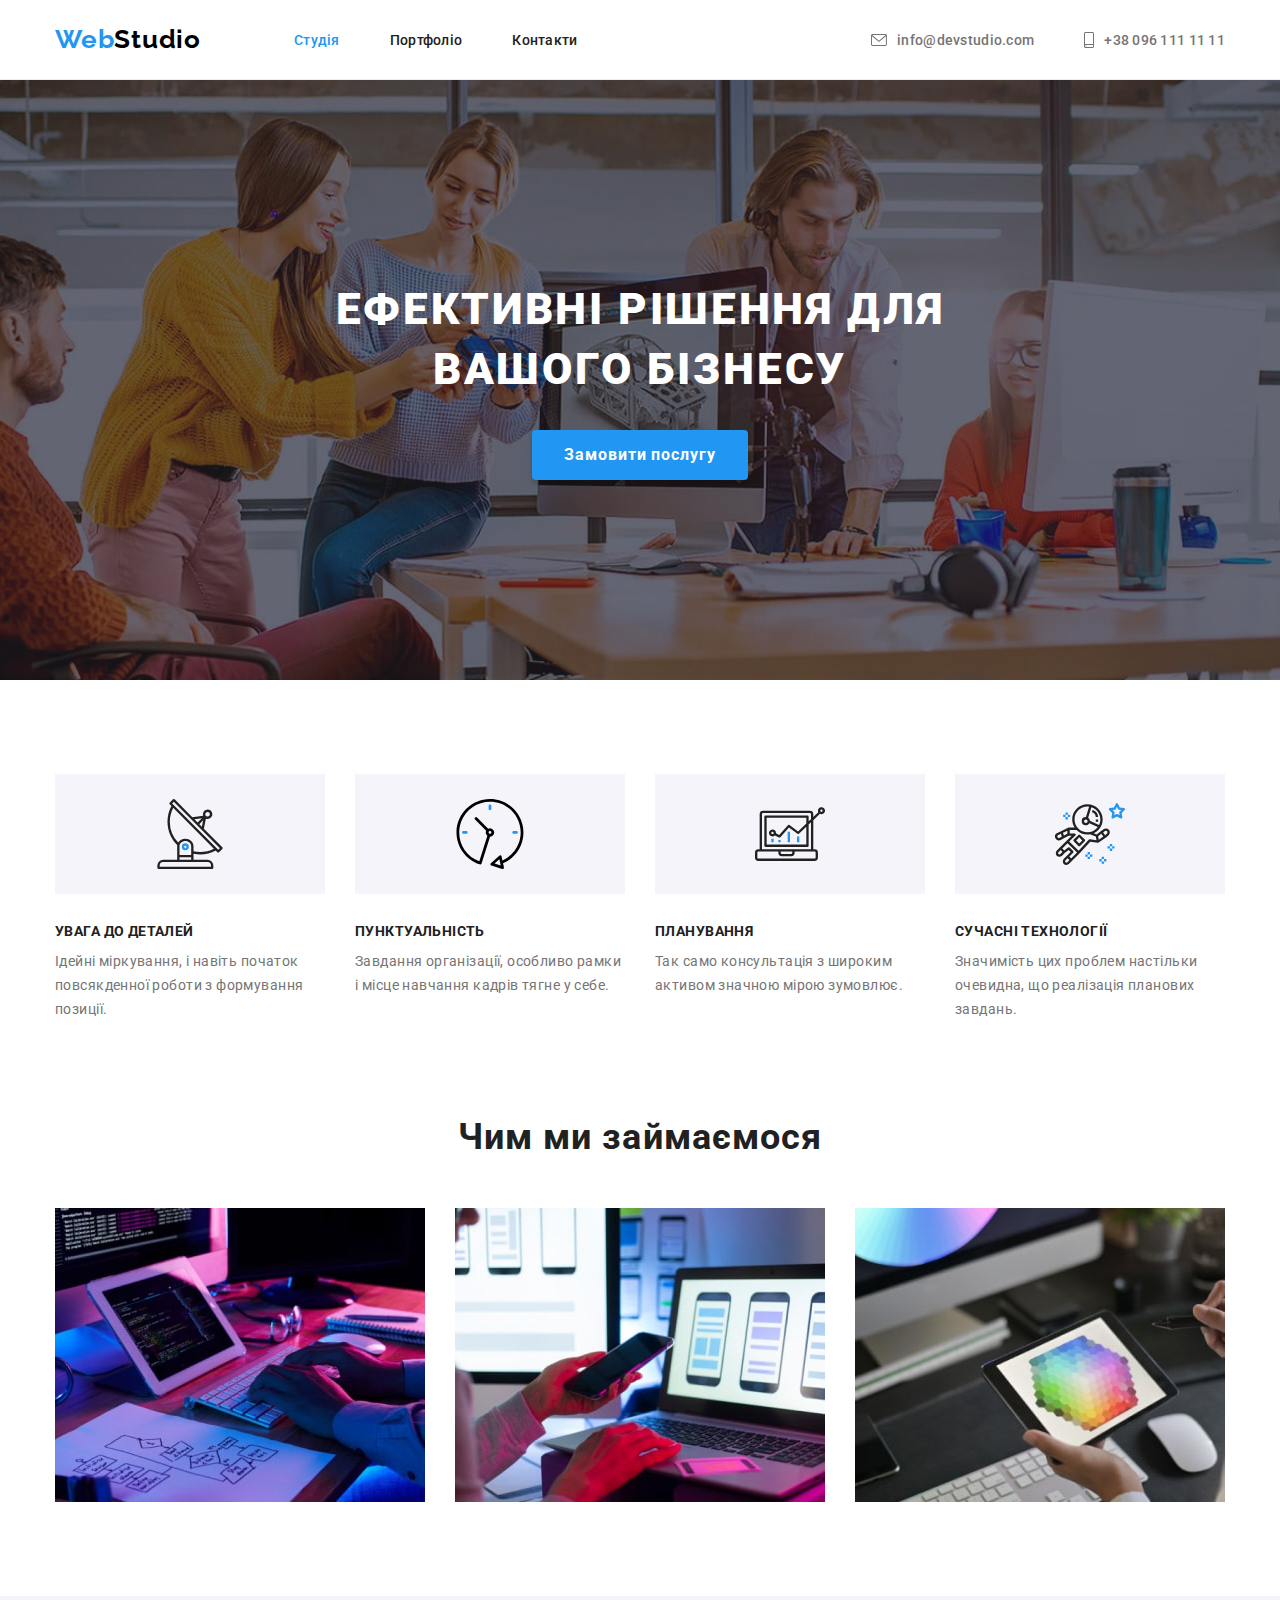
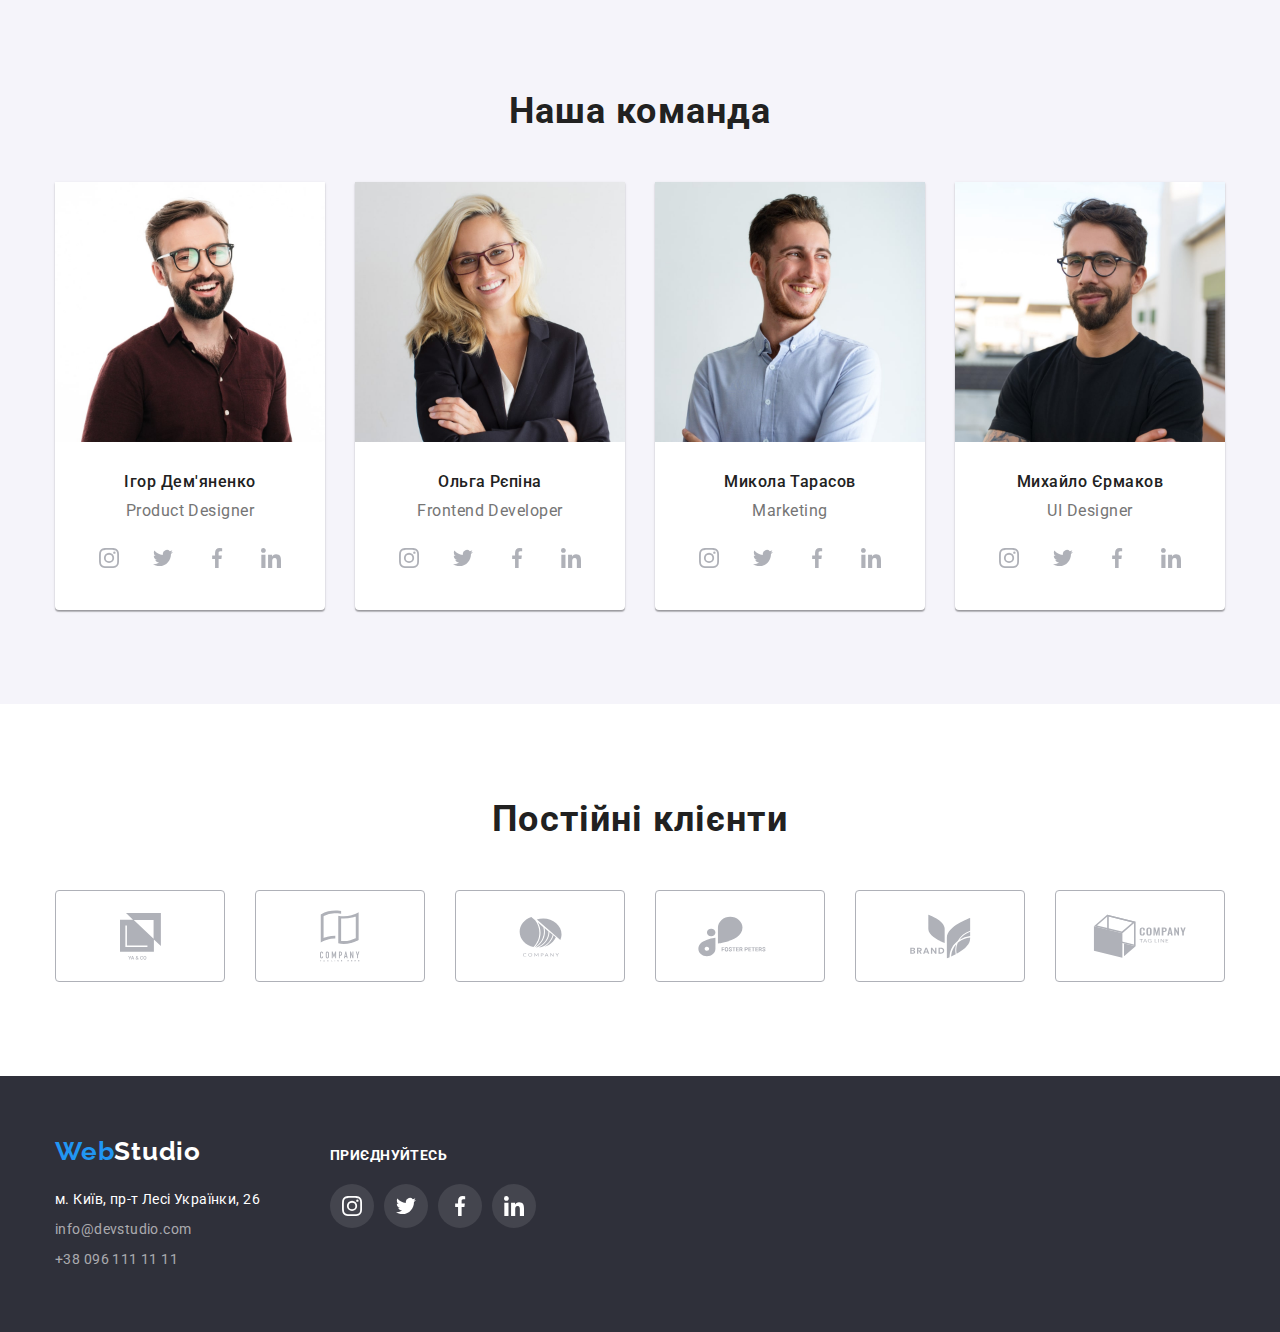
<file: index.html>
<!DOCTYPE html>
<html lang="uk">
  <head>
    <meta charset="UTF-8" />
    <meta http-equiv="X-UA-Compatible" content="IE=edge" />
    <meta name="viewport" content="width=device-width, initial-scale=1.0" />
    <link rel="shortcut icon" href="./images/favicon.ico" type="image/x-icon" />
    <title>WebStudio</title>
    <link
      rel="stylesheet"
      href="https://cdnjs.cloudflare.com/ajax/libs/modern-normalize/1.1.0/modern-normalize.min.css"
    />
    <link rel="preconnect" href="https://fonts.googleapis.com" />
    <link rel="preconnect" href="https://fonts.gstatic.com" crossorigin />
    <link
      href="https://fonts.googleapis.com/css2?family=Raleway:wght@700&family=Roboto:wght@400;500;700;900&display=swap"
      rel="stylesheet"
    />
    <link rel="stylesheet" href="./css/styles.css" />
  </head>
  <body class="studio">
    <header class="header">
      <div class="container flex-container">
        <nav class="flex-container">
          <a class="logo" href="./index.html"><span class="accent">Web</span>Studio</a>
          <ul class="nav-list flex-container">
            <li class="nav-item"><a class="nav-link active-link" href="./index.html">Студія</a></li>
            <li class="nav-item">
              <a class="nav-link" href="./portfolio.html">Портфоліо</a>
            </li>
            <li class="nav-item"><a class="nav-link" href="./index.html">Контакти</a></li>
          </ul>
        </nav>
        <ul class="nav-contacts flex-container">
          <li class="nav-item">
            <a class="nav-contact" href="mailto:info@devstudio.com">
              <svg class="contact-icon icon-envelope" width="16" height="12">
                <use href="./images/icons.svg#envelope"></use>
              </svg>
              info@devstudio.com</a
            >
          </li>
          <li class="nav-item">
            <a class="nav-contact" href="tel:+380961111111">
              <svg class="contact-icon icon-smartphone" width="10" height="16">
                <use href="./images/icons.svg#smartphone"></use>
              </svg>
              +38 096 111 11 11</a
            >
          </li>
        </ul>
      </div>
    </header>
    <main>
      <section class="hero">
        <h1 class="hero-title">Ефективні рішення для вашого бізнесу</h1>
        <button class="hero-button" type="button">Замовити послугу</button>
      </section>
      <section class="benefits section">
        <div class="container">
          <h2 class="benefits-title title unvisible">Переваги</h2>
          <ul class="benefits-list flex-container">
            <li class="benefits-item">
              <div class="benefits-picture">
                <svg class="benefits-icon icon-antenna" width="70" height="70">
                  <use href="./images/icons.svg#antenna"></use>
                </svg>
              </div>
              <h3 class="benefits-name title">Увага до деталей</h3>
              <p class="benefits-description">
                Ідейні міркування, і навіть початок повсякденної роботи з формування позиції.
              </p>
            </li>
            <li class="benefits-item">
              <div class="benefits-picture">
                <svg class="benefits-icon icon-clock" width="70" height="70">
                  <use href="./images/icons.svg#clock"></use>
                </svg>
              </div>
              <h3 class="benefits-name title">Пунктуальність</h3>
              <p class="benefits-description">
                Завдання організації, особливо рамки і місце навчання кадрів тягне у себе.
              </p>
            </li>
            <li class="benefits-item">
              <div class="benefits-picture">
                <svg class="benefits-icon icon-diagram" width="70" height="70">
                  <use href="./images/icons.svg#diagram"></use>
                </svg>
              </div>
              <h3 class="benefits-name title">Планування</h3>
              <p class="benefits-description">
                Так само консультація з широким активом значною мірою зумовлює.
              </p>
            </li>
            <li class="benefits-item">
              <div class="benefits-picture">
                <svg class="benefits-icon icon-astronaut" width="70" height="70">
                  <use href="./images/icons.svg#astronaut"></use>
                </svg>
              </div>
              <h3 class="benefits-name title">Сучасні технології</h3>
              <p class="benefits-description">
                Значимість цих проблем настільки очевидна, що реалізація планових завдань.
              </p>
            </li>
          </ul>
        </div>
      </section>
      <section class="doing section">
        <div class="container">
          <h2 class="doing-title title">Чим ми займаємося</h2>
          <ul class="doing-list flex-container">
            <li class="doing-item">
              <img src="images/doing1-min.jpg" alt="верстка на десктоп" width="370" />
            </li>
            <li class="doing-item">
              <img src="images/doing2-min.jpg" alt="верстка на смартфон" width="370" />
            </li>
            <li class="doing-item">
              <img src="images/doing3-min.jpg" alt="верстка на планшет" width="370" />
            </li>
          </ul>
        </div>
      </section>
      <section class="team section">
        <div class="container">
          <h2 class="team-title title">Наша команда</h2>
          <ul class="team-list flex-container">
            <li class="team-card">
              <img src="images/IgorDemianenko-min.jpg" alt="Igor Demianenko" width="270" />
              <div class="team-member">
                <h3 class="team-name title">Ігор Дем'яненко</h3>
                <p class="team-position" lang="en">Product Designer</p>
                <ul class="team-socials">
                  <li class="team-social">
                    <a
                      class="social-link instagram"
                      href="./index.html"
                      target="_blank"
                      rel="noopener noreferrer"
                    >
                      <svg class="social-icon icon-instagram" width="20" height="20">
                        <use href="./images/icons.svg#instagram"></use>
                      </svg>
                    </a>
                  </li>
                  <li class="team-social">
                    <a
                      class="social-link twitter"
                      href="./index.html"
                      target="_blank"
                      rel="noopener noreferrer"
                    >
                      <svg class="social-icon icon-twitter" width="20" height="20">
                        <use href="./images/icons.svg#twitter"></use>
                      </svg>
                    </a>
                  </li>
                  <li class="team-social">
                    <a
                      class="social-link facebook"
                      href="./index.html"
                      target="_blank"
                      rel="noopener noreferrer"
                    >
                      <svg class="social-icon icon-facebook" width="20" height="20">
                        <use href="./images/icons.svg#facebook"></use>
                      </svg>
                    </a>
                  </li>
                  <li class="team-social">
                    <a
                      class="social-link linkedin"
                      href="./index.html"
                      target="_blank"
                      rel="noopener noreferrer"
                    >
                      <svg class="social-icon icon-linkedin" width="20" height="20">
                        <use href="./images/icons.svg#linkedin"></use>
                      </svg>
                    </a>
                  </li>
                </ul>
              </div>
            </li>
            <li class="team-card">
              <img src="images/OlgaRepina-min.jpg" alt="Olga Repina" width="270" />
              <div class="team-member">
                <h3 class="team-name title">Ольга Рєпіна</h3>
                <p class="team-position" lang="en">Frontend Developer</p>
                <ul class="team-socials">
                  <li class="team-social">
                    <a
                      class="social-link instagram"
                      href="./index.html"
                      target="_blank"
                      rel="noopener noreferrer"
                    >
                      <svg class="social-icon icon-instagram" width="20" height="20">
                        <use href="./images/icons.svg#instagram"></use>
                      </svg>
                    </a>
                  </li>
                  <li class="team-social">
                    <a
                      class="social-link twitter"
                      href="./index.html"
                      target="_blank"
                      rel="noopener noreferrer"
                    >
                      <svg class="social-icon icon-twitter" width="20" height="20">
                        <use href="./images/icons.svg#twitter"></use>
                      </svg>
                    </a>
                  </li>
                  <li class="team-social">
                    <a
                      class="social-link facebook"
                      href="./index.html"
                      target="_blank"
                      rel="noopener noreferrer"
                    >
                      <svg class="social-icon icon-facebook" width="20" height="20">
                        <use href="./images/icons.svg#facebook"></use>
                      </svg>
                    </a>
                  </li>
                  <li class="team-social">
                    <a
                      class="social-link linkedin"
                      href="./index.html"
                      target="_blank"
                      rel="noopener noreferrer"
                    >
                      <svg class="social-icon icon-linkedin" width="20" height="20">
                        <use href="./images/icons.svg#linkedin"></use>
                      </svg>
                    </a>
                  </li>
                </ul>
              </div>
            </li>
            <li class="team-card">
              <img src="images/MykolaTarasov-min.jpg" alt="Mykola Tarasov" width="270" />
              <div class="team-member">
                <h3 class="team-name title">Микола Тарасов</h3>
                <p class="team-position" lang="en">Marketing</p>
                <ul class="team-socials">
                  <li class="team-social">
                    <a
                      class="social-link instagram"
                      href="./index.html"
                      target="_blank"
                      rel="noopener noreferrer"
                    >
                      <svg class="social-icon icon-instagram" width="20" height="20">
                        <use href="./images/icons.svg#instagram"></use>
                      </svg>
                    </a>
                  </li>
                  <li class="team-social">
                    <a
                      class="social-link twitter"
                      href="./index.html"
                      target="_blank"
                      rel="noopener noreferrer"
                    >
                      <svg class="social-icon icon-twitter" width="20" height="20">
                        <use href="./images/icons.svg#twitter"></use>
                      </svg>
                    </a>
                  </li>
                  <li class="team-social">
                    <a
                      class="social-link facebook"
                      href="./index.html"
                      target="_blank"
                      rel="noopener noreferrer"
                    >
                      <svg class="social-icon icon-facebook" width="20" height="20">
                        <use href="./images/icons.svg#facebook"></use>
                      </svg>
                    </a>
                  </li>
                  <li class="team-social">
                    <a
                      class="social-link linkedin"
                      href="./index.html"
                      target="_blank"
                      rel="noopener noreferrer"
                    >
                      <svg class="social-icon icon-linkedin" width="20" height="20">
                        <use href="./images/icons.svg#linkedin"></use>
                      </svg>
                    </a>
                  </li>
                </ul>
              </div>
            </li>
            <li class="team-card">
              <img src="images/MykhayloYermakov-min.jpg" alt="Mykhaylo Yermakov" width="270" />
              <div class="team-member">
                <h3 class="team-name title">Михайло Єрмаков</h3>
                <p class="team-position" lang="en">UI Designer</p>
                <ul class="team-socials">
                  <li class="team-social">
                    <a
                      class="social-link instagram"
                      href="./index.html"
                      target="_blank"
                      rel="noopener noreferrer"
                    >
                      <svg class="social-icon icon-instagram" width="20" height="20">
                        <use href="./images/icons.svg#instagram"></use>
                      </svg>
                    </a>
                  </li>
                  <li class="team-social">
                    <a
                      class="social-link twitter"
                      href="./index.html"
                      target="_blank"
                      rel="noopener noreferrer"
                    >
                      <svg class="social-icon icon-twitter" width="20" height="20">
                        <use href="./images/icons.svg#twitter"></use>
                      </svg>
                    </a>
                  </li>
                  <li class="team-social">
                    <a
                      class="social-link facebook"
                      href="./index.html"
                      target="_blank"
                      rel="noopener noreferrer"
                    >
                      <svg class="social-icon icon-facebook" width="20" height="20">
                        <use href="./images/icons.svg#facebook"></use>
                      </svg>
                    </a>
                  </li>
                  <li class="team-social">
                    <a
                      class="social-link linkedin"
                      href="./index.html"
                      target="_blank"
                      rel="noopener noreferrer"
                    >
                      <svg class="social-icon icon-linkedin" width="20" height="20">
                        <use href="./images/icons.svg#linkedin"></use>
                      </svg>
                    </a>
                  </li>
                </ul>
              </div>
            </li>
          </ul>
        </div>
      </section>
      <section class="customers section">
        <div class="container">
          <h2 class="customers-title title">Постійні клієнти</h2>
          <ul class="customers-list flex-container">
            <li class="customers-item">
              <a
                class="customers-link brand1"
                href="./index.html"
                target="_blank"
                rel="noopener noreferrer"
              >
                <svg class="customers-icon icon-brand1" width="41" height="47">
                  <use href="./images/icons.svg#brand1"></use>
                </svg>
              </a>
            </li>
            <li class="customers-item">
              <a
                class="customers-link brand2"
                href="./index.html"
                target="_blank"
                rel="noopener noreferrer"
              >
                <svg class="customers-icon icon-brand2" width="40" height="52">
                  <use href="./images/icons.svg#brand2"></use>
                </svg>
              </a>
            </li>
            <li class="customers-item">
              <a
                class="customers-link brand3"
                href="./index.html"
                target="_blank"
                rel="noopener noreferrer"
              >
                <svg class="customers-icon icon-brand3" width="43" height="41">
                  <use href="./images/icons.svg#brand3"></use>
                </svg>
              </a>
            </li>
            <li class="customers-item">
              <a
                class="customers-link brand4"
                href="./index.html"
                target="_blank"
                rel="noopener noreferrer"
              >
                <svg class="customers-icon icon-brand4" width="84" height="41">
                  <use href="./images/icons.svg#brand4"></use>
                </svg>
              </a>
            </li>
            <li class="customers-item">
              <a
                class="customers-link brand5"
                href="./index.html"
                target="_blank"
                rel="noopener noreferrer"
              >
                <svg class="customers-icon icon-brand5" width="63" height="45">
                  <use href="./images/icons.svg#brand5"></use>
                </svg>
              </a>
            </li>
            <li class="customers-item">
              <a
                class="customers-link brand6"
                href="./index.html"
                target="_blank"
                rel="noopener noreferrer"
              >
                <svg class="customers-icon icon-brand6" width="94" height="44">
                  <use href="./images/icons.svg#brand6"></use>
                </svg>
              </a>
            </li>
          </ul>
        </div>
      </section>
    </main>
    <footer class="footer">
      <div class="container flex-container">
        <div class="footer-contacts">
          <a class="logo column" href="./index.html"><span class="accent">Web</span>Studio</a>
          <address class="address">
            <ul class="address-list">
              <li class="address-item">
                <a
                  class="address-geo"
                  href="https://goo.gl/maps/euFr5WPg1i95ohYT8"
                  target="_blank"
                  rel="noopener noreferrer"
                  >м. Київ, пр-т Лесі Українки, 26</a
                >
              </li>
              <li class="address-item">
                <a class="address-contact" href="mailto:info@devstudio.com">info@devstudio.com</a>
              </li>
              <li class="address-item">
                <a class="address-contact" href="tel:+380961111111">+38 096 111 11 11</a>
              </li>
            </ul>
          </address>
        </div>
        <div class="footer-medias">
          <h2 class="footer-socials-header">Приєднуйтесь</h2>
          <ul class="footer-socials">
            <li class="footer-social">
              <a
                class="social-link instagram"
                href="./index.html"
                target="_blank"
                rel="noopener noreferrer"
              >
                <svg class="social-icon icon-instagram" width="20" height="20">
                  <use href="./images/icons.svg#instagram"></use>
                </svg>
              </a>
            </li>
            <li class="footer-social">
              <a
                class="social-link twitter"
                href="./index.html"
                target="_blank"
                rel="noopener noreferrer"
              >
                <svg class="social-icon icon-twitter" width="20" height="20">
                  <use href="./images/icons.svg#twitter"></use>
                </svg>
              </a>
            </li>
            <li class="footer-social">
              <a
                class="social-link facebook"
                href="./index.html"
                target="_blank"
                rel="noopener noreferrer"
              >
                <svg class="social-icon icon-facebook" width="20" height="20">
                  <use href="./images/icons.svg#facebook"></use>
                </svg>
              </a>
            </li>
            <li class="footer-social">
              <a
                class="social-link linkedin"
                href="./index.html"
                target="_blank"
                rel="noopener noreferrer"
              >
                <svg class="social-icon icon-linkedin" width="20" height="20">
                  <use href="./images/icons.svg#linkedin"></use>
                </svg>
              </a>
            </li>
          </ul>
        </div>
      </div>
    </footer>
  </body>
</html>
</file>
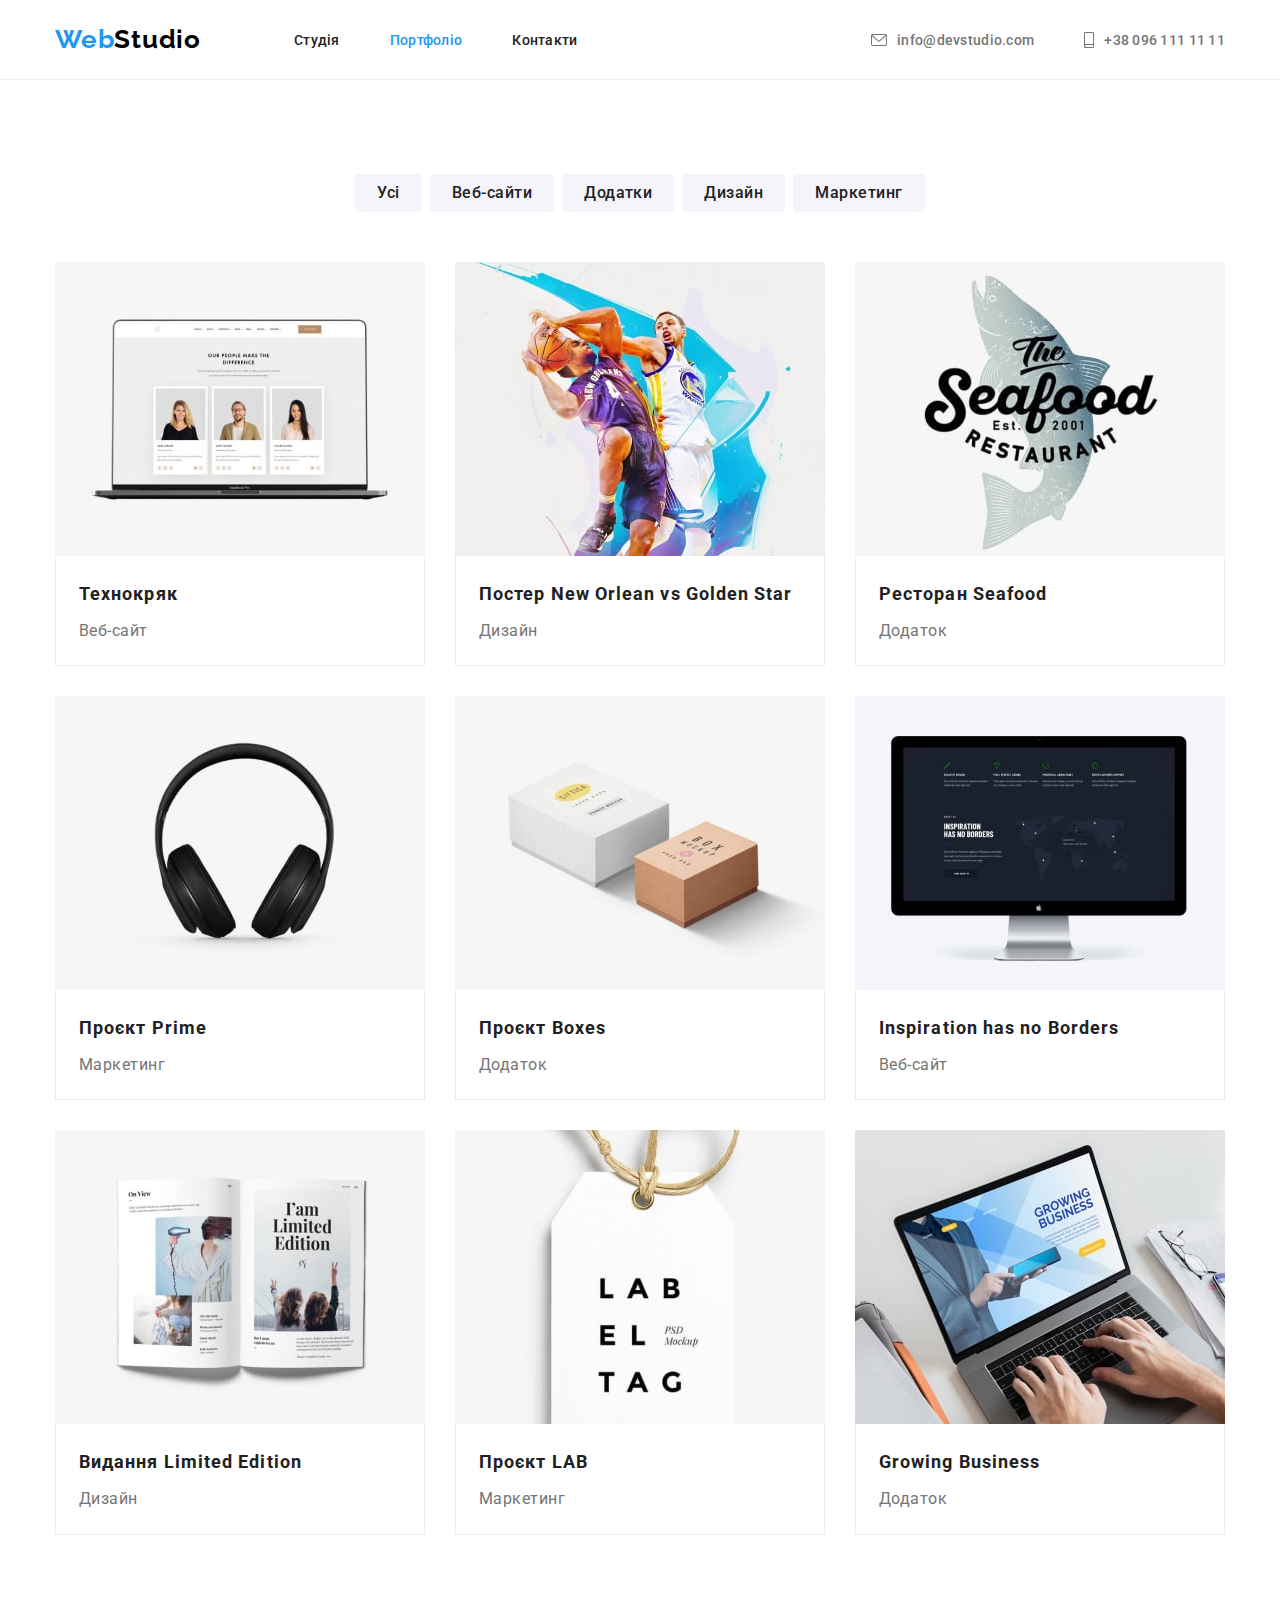
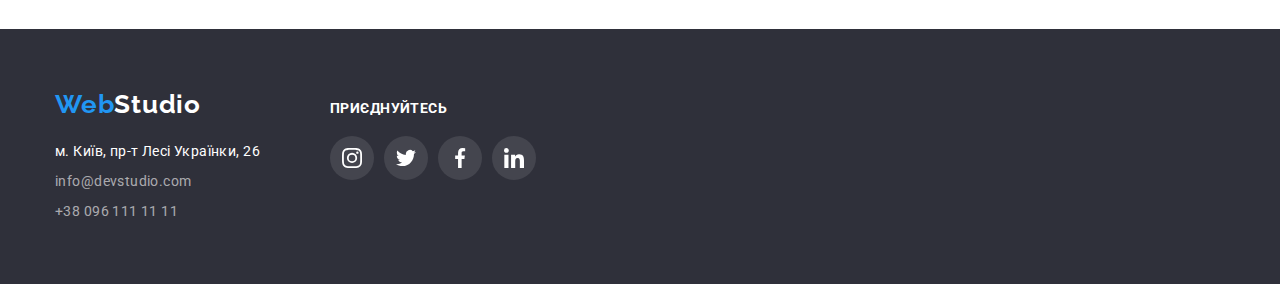
<file: portfolio.html>
<!DOCTYPE html>
<html lang="uk">
  <head>
    <meta charset="UTF-8" />
    <meta http-equiv="X-UA-Compatible" content="IE=edge" />
    <meta name="viewport" content="width=device-width, initial-scale=1.0" />
    <link rel="shortcut icon" href="./images/favicon.ico" type="image/x-icon" />
    <title>Портфоліо</title>
    <link
      rel="stylesheet"
      href="https://cdnjs.cloudflare.com/ajax/libs/modern-normalize/1.1.0/modern-normalize.min.css"
    />
    <link rel="preconnect" href="https://fonts.googleapis.com" />
    <link rel="preconnect" href="https://fonts.gstatic.com" crossorigin />
    <link
      href="https://fonts.googleapis.com/css2?family=Raleway:wght@700&family=Roboto:wght@400;500;700;900&display=swap"
      rel="stylesheet"
    />
    <link rel="stylesheet" href="./css/styles.css" />
  </head>
  <body>
    <header class="header">
      <div class="container flex-container">
        <nav class="flex-container">
          <a class="logo" href="./index.html"><span class="accent">Web</span>Studio</a>
          <ul class="nav-list flex-container">
            <li class="nav-item"><a class="nav-link" href="./index.html">Студія</a></li>
            <li class="nav-item">
              <a class="nav-link active-link" href="./portfolio.html">Портфоліо</a>
            </li>
            <li class="nav-item"><a class="nav-link" href="./index.html">Контакти</a></li>
          </ul>
        </nav>
        <ul class="nav-contacts flex-container">
          <li class="nav-item">
            <a class="nav-contact" href="mailto:info@devstudio.com">
              <svg class="contact-icon icon-envelope" width="16" height="12">
                <use href="./images/icons.svg#envelope"></use>
              </svg>
              info@devstudio.com</a
            >
          </li>
          <li class="nav-item">
            <a class="nav-contact" href="tel:+380961111111">
              <svg class="contact-icon icon-smartphone" width="10" height="16">
                <use href="./images/icons.svg#smartphone"></use>
              </svg>
              +38 096 111 11 11</a
            >
          </li>
        </ul>
      </div>
    </header>
    <main>
      <section class="works section">
        <div class="container">
          <h1 class="works-title unvisible">Наші роботи</h1>
          <ul class="works-filters">
            <li class="works-filter"><button class="works-button" type="button">Усі</button></li>
            <li class="works-filter">
              <button class="works-button" type="button">Веб-сайти</button>
            </li>
            <li class="works-filter">
              <button class="works-button" type="button">Додатки</button>
            </li>
            <li class="works-filter"><button class="works-button" type="button">Дизайн</button></li>
            <li class="works-filter">
              <button class="works-button" type="button">Маркетинг</button>
            </li>
          </ul>
          <ul class="works-list">
            <li class="works-item">
              <a class="works-card" href="./index.html" rel="noopener noreferrer">
                <img src="./images/technopig-min.jpg" alt="Технокряк" width="370" />
                <div class="works-description">
                  <h2 class="works-name title">Технокряк</h2>
                  <p class="works-type">Веб-сайт</p>
                </div>
              </a>
            </li>
            <li class="works-item">
              <a class="works-card" href="./index.html" rel="noopener noreferrer">
                <img
                  src="./images/neworlean-min.jpg"
                  alt="Постер New Orlean vs Golden Star"
                  width="370"
                />
                <div class="works-description">
                  <h2 class="works-name title">Постер New Orlean vs Golden Star</h2>
                  <p class="works-type">Дизайн</p>
                </div>
              </a>
            </li>
            <li class="works-item">
              <a class="works-card" href="./index.html" rel="noopener noreferrer">
                <img src="./images/seafood-min.jpg" alt="Ресторан Seafood" width="370" />
                <div class="works-description">
                  <h2 class="works-name title">Ресторан Seafood</h2>
                  <p class="works-type">Додаток</p>
                </div>
              </a>
            </li>
            <li class="works-item">
              <a class="works-card" href="./index.html" rel="noopener noreferrer">
                <img src="./images/prime-min.jpg" alt="Проєкт Prime" width="370" />
                <div class="works-description">
                  <h2 class="works-name title">Проєкт Prime</h2>
                  <p class="works-type">Маркетинг</p>
                </div>
              </a>
            </li>
            <li class="works-item">
              <a class="works-card" href="./index.html" rel="noopener noreferrer">
                <img src="./images/boxes-min.jpg" alt="Проєкт Boxes" width="370" />
                <div class="works-description">
                  <h2 class="works-name title">Проєкт Boxes</h2>
                  <p class="works-type">Додаток</p>
                </div>
              </a>
            </li>
            <li class="works-item">
              <a class="works-card" href="./index.html" rel="noopener noreferrer">
                <img
                  src="./images/inspiration-min.jpg"
                  alt="Inspiration has no Borders"
                  width="370"
                />
                <div class="works-description">
                  <h2 class="works-name title">Inspiration has no Borders</h2>
                  <p class="works-type">Веб-сайт</p>
                </div>
              </a>
            </li>
            <li class="works-item">
              <a class="works-card" href="./index.html" rel="noopener noreferrer">
                <img
                  src="./images/limitededition-min.jpg"
                  alt="Видання Limited Edition"
                  width="370"
                />
                <div class="works-description">
                  <h2 class="works-name title">Видання Limited Edition</h2>
                  <p class="works-type">Дизайн</p>
                </div>
              </a>
            </li>
            <li class="works-item">
              <a class="works-card" href="./index.html" rel="noopener noreferrer">
                <img src="./images/lab-min.jpg" alt="Проєкт LAB" width="370" />
                <div class="works-description">
                  <h2 class="works-name title">Проєкт LAB</h2>
                  <p class="works-type">Маркетинг</p>
                </div>
              </a>
            </li>
            <li class="works-item">
              <a class="works-card" href="./index.html" rel="noopener noreferrer">
                <img src="./images/growingbusiness-min.jpg" alt="Growing Business" width="370" />
                <div class="works-description">
                  <h2 class="works-name title">Growing Business</h2>
                  <p class="works-type">Додаток</p>
                </div>
              </a>
            </li>
          </ul>
        </div>
      </section>
    </main>
    <footer class="footer">
      <div class="container flex-container">
        <div class="footer-contacts">
          <a class="logo column" href="./index.html"><span class="accent">Web</span>Studio</a>
          <address class="address">
            <ul class="address-list">
              <li class="address-item">
                <a
                  class="address-geo"
                  href="https://goo.gl/maps/euFr5WPg1i95ohYT8"
                  target="_blank"
                  rel="noopener noreferrer"
                  >м. Київ, пр-т Лесі Українки, 26</a
                >
              </li>
              <li class="address-item">
                <a class="address-contact" href="mailto:info@devstudio.com">info@devstudio.com</a>
              </li>
              <li class="address-item">
                <a class="address-contact" href="tel:+380961111111">+38 096 111 11 11</a>
              </li>
            </ul>
          </address>
        </div>
        <div class="footer-medias">
          <h2 class="footer-socials-header">Приєднуйтесь</h2>
          <ul class="footer-socials">
            <li class="footer-social">
              <a
                class="social-link instagram"
                href="./index.html"
                target="_blank"
                rel="noopener noreferrer"
              >
                <svg class="social-icon icon-instagram" width="20" height="20">
                  <use href="./images/icons.svg#instagram"></use>
                </svg>
              </a>
            </li>
            <li class="footer-social">
              <a
                class="social-link twitter"
                href="./index.html"
                target="_blank"
                rel="noopener noreferrer"
              >
                <svg class="social-icon icon-twitter" width="20" height="20">
                  <use href="./images/icons.svg#twitter"></use>
                </svg>
              </a>
            </li>
            <li class="footer-social">
              <a
                class="social-link facebook"
                href="./index.html"
                target="_blank"
                rel="noopener noreferrer"
              >
                <svg class="social-icon icon-facebook" width="20" height="20">
                  <use href="./images/icons.svg#facebook"></use>
                </svg>
              </a>
            </li>
            <li class="footer-social">
              <a
                class="social-link linkedin"
                href="./index.html"
                target="_blank"
                rel="noopener noreferrer"
              >
                <svg class="social-icon icon-linkedin" width="20" height="20">
                  <use href="./images/icons.svg#linkedin"></use>
                </svg>
              </a>
            </li>
          </ul>
        </div>
      </div>
    </footer>
  </body>
</html>
</file>
<file: css/styles.css>
:root {
  --main-font-family: Roboto, sans-serif;
  --main-font-size: 14px;
  --main-line-height: 1.71;
  --logo-font-family: Raleway, Roboto, sans-serif;
  --logo-font-size: 26px;
  --main-letter-spacing: 0.03em;

  --main-font-color: #757575;
  --title-font-color: #212121;
  --logo-font-color: #000000;
  --main-light-color: #ffffff;
  --contacts-font-color: rgba(255, 255, 255, 0.6);
  --accent-color: #2196f3;
  --main-dark-color: #2f303a;
  --secondary-bg-color: #f5f4fa;
  --header-border-color: #ececec;
  --brand-main-color: #afb1b8;
  --footer-media-bg-color: rgba(255, 255, 255, 0.1);
}

/* Загальні стилі */

/* * {
  outline: 1px solid teal;
} */

body {
  font-family: var(--main-font-family);
  font-size: var(--main-font-size);
  line-height: var(--main-line-height);
  letter-spacing: var(--main-letter-spacing);

  color: var(--main-font-color);
  background-color: var(--main-light-color);
}

h1,
h2,
h3,
h4,
h5,
h6,
p,
ul {
  margin: 0;
}

ul {
  padding-left: 0;
}

button {
  padding: 0;
  border: 0;
}

main img {
  display: block;
  width: 100%;
}

.container {
  max-width: 1200px;
  margin-left: auto;
  margin-right: auto;
  padding-left: 15px;
  padding-right: 15px;
}

.section {
  padding-top: 94px;
  padding-bottom: 94px;
}

.title {
  color: var(--title-font-color);
}

.header .nav-link,
.header .nav-contact,
.footer .address-geo,
.footer .address-contact {
  text-decoration: none;
}

.header .nav-list,
.header .nav-contacts,
.footer .address-list,
.footer .footer-socials,
.benefits-list,
.doing-list,
.team-list,
.team-socials,
.customers-list,
.works-list,
.works-filters {
  list-style: none;
}

.logo {
  font-family: var(--logo-font-family);
  font-weight: 700;
  font-size: var(--logo-font-size);
  line-height: 1.174;
  letter-spacing: var(--main-letter-spacing);
  text-decoration: none;
}

.accent {
  color: var(--accent-color);
}

.unvisible {
  position: absolute;
  white-space: nowrap;
  width: 1px;
  height: 1px;
  overflow: hidden;
  border: 0;
  padding: 0;
  clip: rect(0 0 0 0);
  clip-path: inset(50%);
  margin: -1px;
}

/* Шапка */

.header {
  border-bottom: 1px solid var(--header-border-color);
}

.header .flex-container {
  display: flex;
  align-items: center;

  flex-wrap: wrap;
}

nav.flex-container {
  column-gap: 93px;
}

.header .logo {
  color: var(--logo-font-color);
}

.header .nav-list {
  column-gap: 50px;
}

.header .nav-link,
.header .nav-contact {
  font-weight: 500;
  line-height: 1.17;
  letter-spacing: 0.02em;
}

.header .nav-link {
  display: block;

  padding-top: 32px;
  padding-bottom: 31px;

  color: var(--title-font-color);
}

.header .nav-contacts {
  margin-left: auto;

  column-gap: 50px;
}

.header .nav-contact {
  color: inherit;
  display: flex;
  column-gap: 10px;
  align-items: center;
  fill: currentColor;
}

.icon-envelope {
  width: 16px;
  height: 12px;
}

.icon-smartphone {
  width: 10px;
  height: 16px;
}

.header .active-link,
.header .nav-link:hover,
.header .nav-contact:hover,
.header .nav-link:focus,
.header .nav-contact:focus {
  color: var(--accent-color);
  fill: currentColor;
}

/* Хіро */

.hero {
  padding-top: 200px;
  padding-bottom: 200px;

  max-width: 1600px;
  margin: 0 auto;

  padding-left: 15px;
  padding-right: 15px;

  background-image: linear-gradient(rgba(47, 48, 58, 0.4), rgba(47, 48, 58, 0.4)),
    url(../images/hero-min.jpg);
  background-size: cover;
  background-position: center;
  background-repeat: no-repeat;
}

.hero .hero-title {
  max-width: 730px;
  margin-left: auto;
  margin-right: auto;

  font-weight: 900;
  font-size: 44px;
  line-height: 1.36;
  letter-spacing: 0.06em;
  text-transform: uppercase;
  text-align: center;

  color: var(--main-light-color);
}

.hero .hero-button {
  display: block;

  padding: 10px 32px;
  border-radius: 4px;
  margin: 30px auto 0;

  font-weight: 700;
  font-size: 16px;
  line-height: 1.88;
  letter-spacing: 0.06em;

  color: var(--main-light-color);
  background-color: var(--accent-color);

  box-shadow: 0px 4px 4px rgba(0, 0, 0, 0.15);

  cursor: pointer;
}

.hero-button:hover,
.hero-button:focus {
  opacity: 0.95;
}

/* Переваги */

.benefits.section {
  padding-bottom: calc(94px / 2);
}

.benefits-list.flex-container {
  display: flex;
  gap: 30px;

  flex-wrap: wrap;
}

.benefits .benefits-item {
  flex: 0 0 calc((100% - 90px) / 4);
}

.benefits-picture {
  padding: calc((120px - 70px) / 2) 0;

  background-color: var(--secondary-bg-color);
}

.benefits-icon {
  display: block;
  margin: 0 auto;

  width: 70px;
  height: 70px;
}

.benefits-list .benefits-name {
  font-size: inherit;
  line-height: 1.14;
  text-transform: uppercase;

  margin-top: 30px;
}

.benefits .benefits-description {
  margin-top: 10px;
}

/* Що ми робимо */

.doing-title,
.team-title,
.customers-title {
  font-size: 36px;
  line-height: 1.17;
  letter-spacing: var(--main-letter-spacing);
  text-align: center;
}

.doing.section {
  padding-top: calc(94px / 2);
}

.doing .doing-list {
  margin-top: 50px;
}

.doing-list.flex-container {
  display: flex;
  flex-wrap: wrap;
  gap: 30px;
}

/* Команда */

.team {
  background-color: var(--secondary-bg-color);
}

.team .team-list {
  margin-top: 50px;
}

.team-list.flex-container {
  display: flex;
  flex-wrap: wrap;
  gap: 30px;
}

.team-card {
  flex: 0 0 270px;

  background-color: var(--main-light-color);
  box-shadow: 0px 1px 3px rgba(0, 0, 0, 0.12), 0px 1px 1px rgba(0, 0, 0, 0.14),
    0px 2px 1px rgba(0, 0, 0, 0.2);

  border-radius: 0 0 4px 4px;
}

.team-member {
  padding: 30px 32px;
}

.team-list .team-name,
.team-list .team-position {
  font-size: 16px;
  line-height: 1.19;
  letter-spacing: var(--main-letter-spacing);
  text-align: center;
}

.team-list .team-name {
  font-weight: 500;
}

.team-list .team-position {
  margin-top: 10px;
}

.team-socials {
  display: flex;
  align-items: center;
  justify-content: center;

  gap: 10px;

  color: var(--brand-main-color);

  margin-top: 16px;
}

.social-link {
  display: block;
  padding: 12px;

  height: 44px;
  color: inherit;

  fill: currentColor;
  border-radius: 50%;
}

.social-link:hover,
.social-link:focus {
  fill: var(--main-light-color);

  background-color: var(--accent-color);
}

.social-icon {
  width: 20px;
  height: 20px;
}

/* Постійні клієнти */

.customers-list.flex-container {
  display: flex;
  gap: 30px;

  flex-wrap: wrap;
}

.customers-list {
  margin-top: 50px;
}

.customers .customers-item {
  flex: 0 0 170px;
}

.customers-link {
  display: block;

  width: 100%;
  height: 92px;

  border: 1px solid var(--brand-main-color);
  border-radius: 4px;

  fill: var(--brand-main-color);
}

.customers .customers-link:hover,
.customers .customers-link:focus {
  border-color: var(--accent-color);

  fill: var(--accent-color);
}

.customers .customers-link.brand1 {
  padding: calc((90px - 47px) / 2) 0;
}

.customers .customers-link.brand2 {
  padding: calc((90px - 52px) / 2) 0;
}

.customers .customers-link.brand3 {
  padding: calc((90px - 41px) / 2) 0;
}

.customers .customers-link.brand4 {
  padding: calc((90px - 41px) / 2) 0;
}

.customers .customers-link.brand5 {
  padding: calc((90px - 45px) / 2) 0;
}

.customers .customers-link.brand6 {
  padding: calc((90px - 44px) / 2) 0;
}

.customers-icon {
  display: block;
  margin: 0 auto;
}

.customers-icon.icon-brand1 {
  width: 41px;
  height: 47px;
}

.customers-icon.icon-brand2 {
  width: 40px;
  height: 52px;
}

.customers-icon.icon-brand3 {
  width: 43px;
  height: 41px;
}

.customers-icon.icon-brand4 {
  width: 84px;
  height: 41px;
}

.customers-icon.icon-brand5 {
  width: 63px;
  height: 45px;
}

.customers-icon.icon-brand6 {
  width: 94px;
  height: 44px;
}

/* Роботи */

.works .container {
  text-align: left;
}

.works .works-filters {
  display: flex;
  flex-wrap: wrap;
  justify-content: center;
  gap: 8px;
}

.works-button {
  padding: 6px 22px;

  font-family: inherit;
  font-weight: 500;
  font-size: 16px;
  line-height: 1.62;
  letter-spacing: var(--main-letter-spacing);

  color: var(--title-font-color);
  background-color: var(--secondary-bg-color);

  border-radius: 4px;
  cursor: pointer;
}

.works-button:hover,
.works-button:focus {
  padding: 6px 25px;

  color: var(--main-light-color);
  background-color: var(--accent-color);

  box-shadow: 0px 3px 1px rgba(0, 0, 0, 0.1), 0px 1px 2px rgba(0, 0, 0, 0.08),
    0px 2px 2px rgba(0, 0, 0, 0.12);
}

.works .works-list {
  margin-top: 50px;

  display: flex;
  flex-wrap: wrap;
  gap: 30px;
}

.works .works-item {
  flex: 0 0 370px;
}

.works .works-card {
  display: block;

  color: inherit;
  text-decoration: none;
}

.works .works-card:hover,
.works .works-card:focus {
  box-shadow: 0px 4px 4px rgba(0, 0, 0, 0.25);
}

.works .works-description {
  padding: 20px 23px 19px;

  border-right: 1px solid #eeeeee;
  border-left: 1px solid #eeeeee;
  border-bottom: 1px solid #eeeeee;
}

.works-name {
  font-size: 18px;
  line-height: 2;
  letter-spacing: 0.06em;
}

.works-type {
  margin-top: 4px;

  font-size: 16px;
  line-height: 1.88;
  letter-spacing: var(--main-letter-spacing);
}

/* Підвал */

.footer {
  padding-top: 60px;
  padding-bottom: 60px;

  background-color: var(--main-dark-color);
}

.footer .flex-container {
  display: flex;
  align-items: baseline;
  column-gap: 70px;

  flex-wrap: wrap;
}

.footer .logo {
  display: inline-block;

  color: var(--main-light-color);
}

.address {
  margin-top: 20px;
}

.address-list {
  font-style: normal;
}

.address-item:not(:first-child) {
  margin-top: 6px;
}

.address-geo,
.address-contact {
  display: inline-block;

  color: var(--contacts-font-color);
}

.address-geo,
.footer-socials-header,
.address-geo:hover,
.address-contact:hover,
.address-geo:focus,
.address-contact:focus {
  color: var(--main-light-color);
}

.footer-socials-header {
  font-size: inherit;
  line-height: 1.17;
  font-weight: 700;
  letter-spacing: var(--main-letter-spacing);
  text-transform: uppercase;
}

.footer-socials {
  display: flex;
  align-items: center;

  gap: 10px;

  color: var(--main-light-color);

  margin-top: 20px;
}

.footer-socials .social-link {
  fill: currentColor;
  background-color: var(--footer-media-bg-color);
}

.footer-socials .social-link:hover,
.footer-socials .social-link:focus {
  background-color: var(--accent-color);
}
</file>
